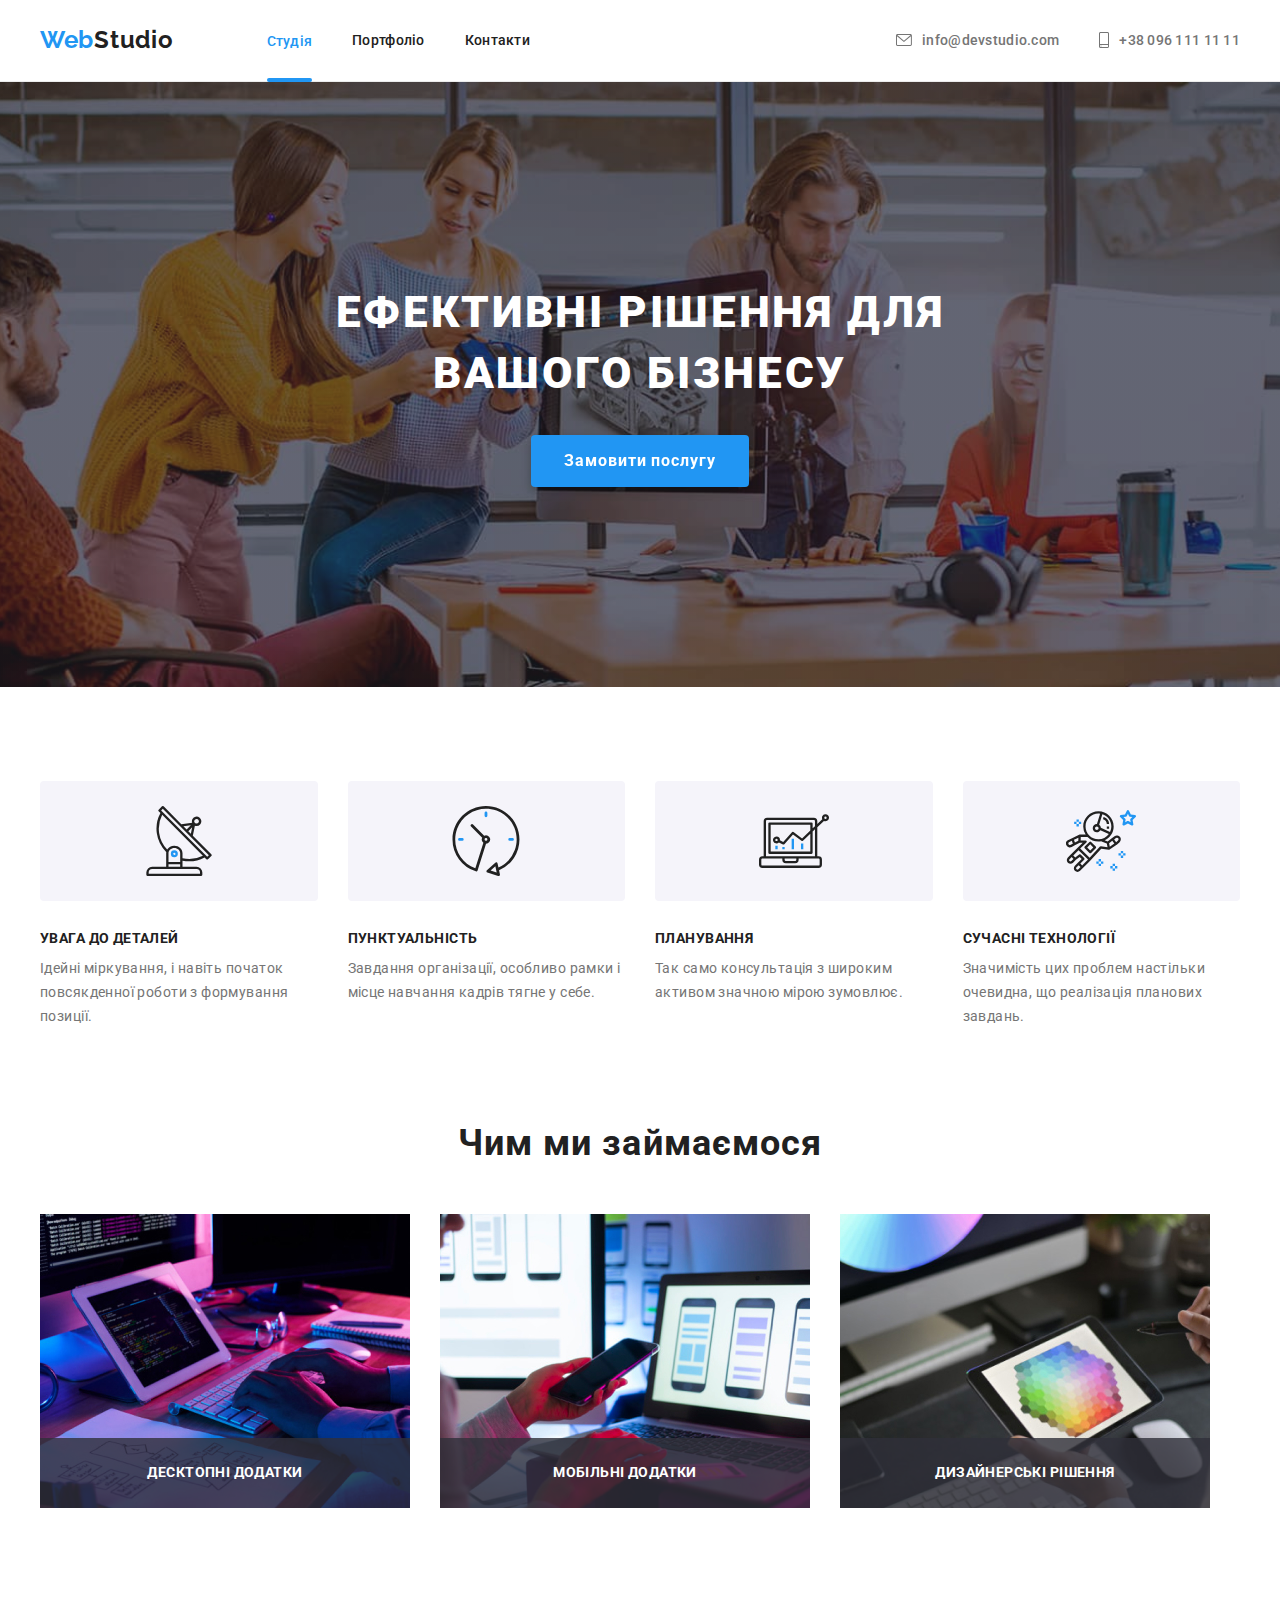
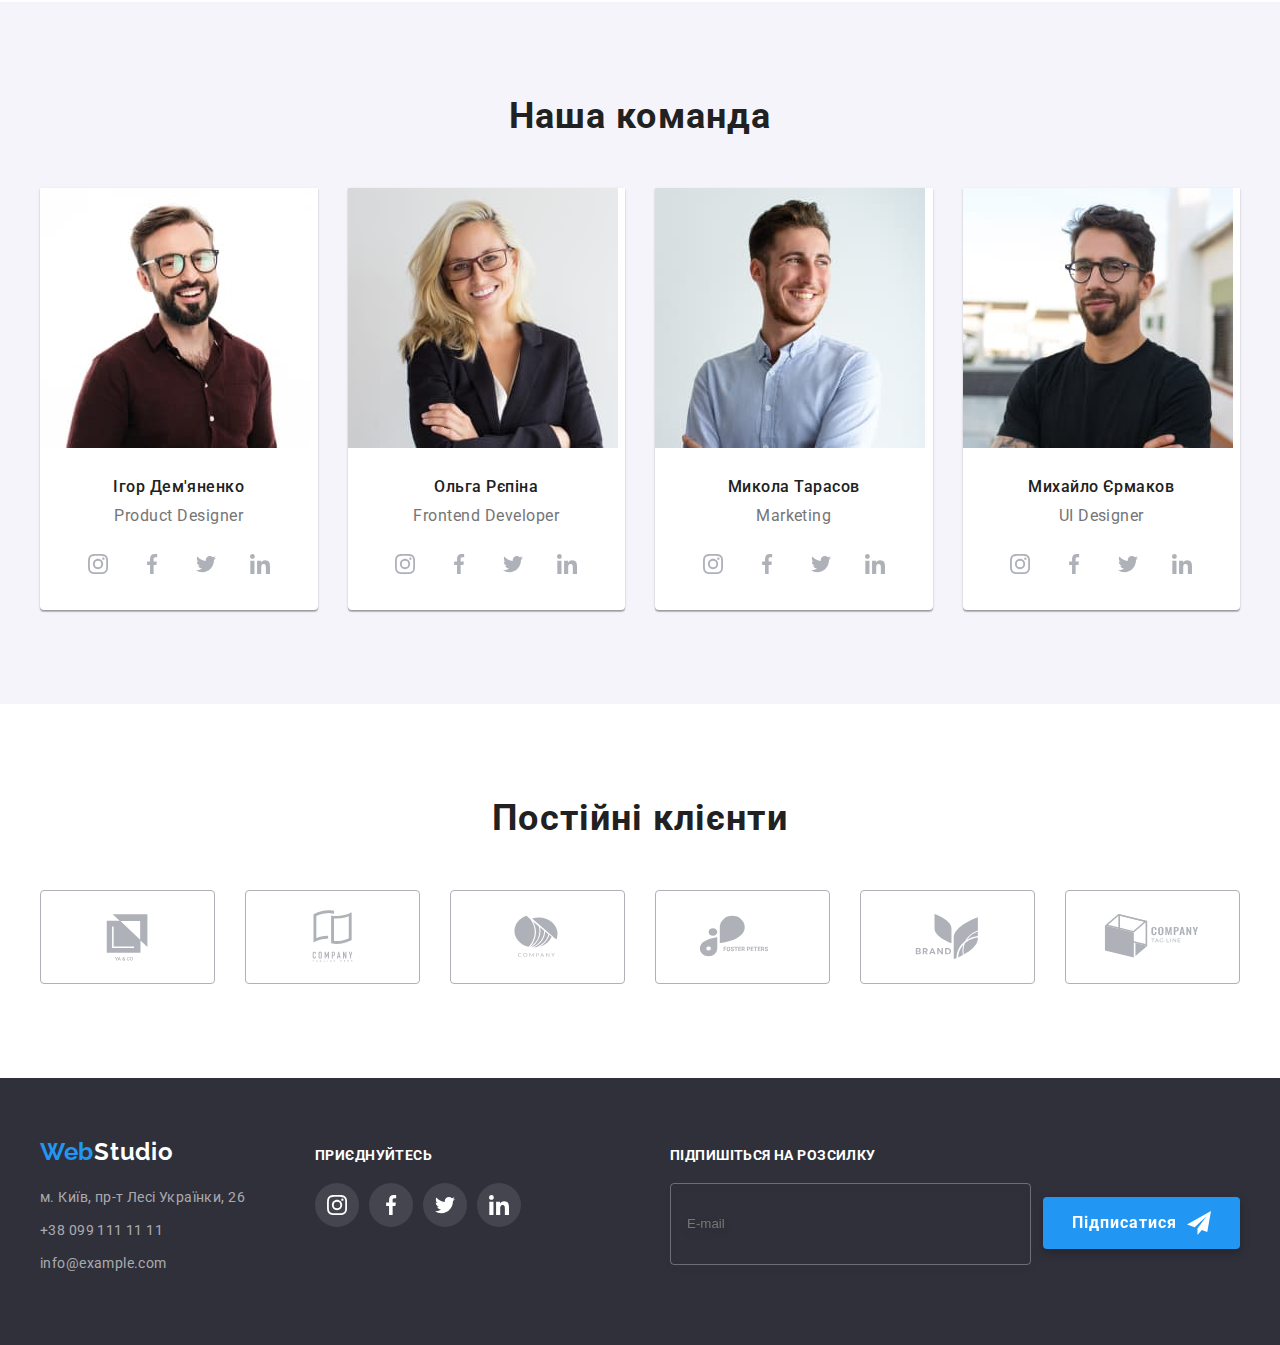
<file: index.html>
<!DOCTYPE html>
<html lang="uk">

<head>
  <meta charset="UTF-8" />
  <meta http-equiv="X-UA-Compatible" content="IE=edge" />
  <meta name="viewport" content="width=device-width, initial-scale=1.0" />
  <title>Document</title>
  <link rel="preconnect" href="https://fonts.googleapis.com" />
  <link rel="preconnect" href="https://fonts.gstatic.com" crossorigin />
  <link href="https://fonts.googleapis.com/css2?family=Raleway:wght@700&family=Roboto:wght@400;500;700;900&display=swap"
    rel="stylesheet" />
  <link rel="stylesheet" href="https://cdnjs.cloudflare.com/ajax/libs/modern-normalize/1.1.0/modern-normalize.min.css"
    integrity="sha512-wpPYUAdjBVSE4KJnH1VR1HeZfpl1ub8YT/NKx4PuQ5NmX2tKuGu6U/JRp5y+Y8XG2tV+wKQpNHVUX03MfMFn9Q=="
    crossorigin="anonymous" referrerpolicy="no-referrer" />
  <link rel="stylesheet" href="./css/main.min.css">
</head>

<body>
  <header class="header">
    <div class="container header__container">
        <button class="btn__mobile menu-toggle js-open-menu" aria-expanded="false" aria-controls="mobile-menu">
          <svg width="24" height="16">
            <use href="./img/icons.svg#icon-menu_24px"></use>
          </svg>
        </button>
        <div class="menu-container js-menu-container" id="mobile-menu">
          <button class="menu-toggle js-close-menu">
            <svg width="40" height="40" class="mobile-icon__close">
            <use href="./img/icons.svg#icon-close"></use>
            </svg>
          </button>
          <ul class="mobile-menu">
            <li class="mobile-menu__item"><a href="" class="mobile-menu__link">Студія</a></li>
            <li class="mobile-menu__item"><a href="" class="mobile-menu__link">Портфоліо</a></li>
            <li class="mobile-menu__item"><a href="" class="mobile-menu__link">Контакти</a></li>
          </ul>
          <ul class="mobile-menu__contacts">
            <li class="mobile-menu__contact">
              <a href="tel:+380961111111" class="mobile-menu__phone link">+38 096 111 11 11</a>
            </li>
            <li class="mobile-menu__contact">
              <a href="mailto:info@devstudio.com" class="mobile-menu__mail link">info@devstudio.com</a>
            </li>
          </ul>
          <ul class="mobile-menu__social">
            <li class="mobile-menu__social-item"><a href="" class="mobile-menu__social-link">Instagram</a></li>
            <li class="mobile-menu__social-item"><a href="" class="mobile-menu__social-link">Twitter</a></li>
            <li class="mobile-menu__social-item"><a href="" class="mobile-menu__social-link">Facebook</a></li>
            <li class="mobile-menu__social-item"><a href="" class="mobile-menu__social-link">Linkedin</a></li>
          </ul>
        </div>

      <nav class="header__nav">
        <a href="./index.html" class="logo link">Web
          <span class="logo__part">Studio</span></a>
        <ul class="menu list">
          <li class="menu__item"><a href="./index.html" class="menu__link link active">Студія</a></li>
          <li class="menu__item"><a href="./portfolio.html" class="menu__link link">Портфоліо</a></li>
          <li class="menu__item"><a href="" class="menu__link link">Контакти</a></li>
        </ul>
      </nav>
      <ul class="auth-nav list">
        <li class="auth-nav__item">
          <a href="mailto:info@devstudio.com" class="auth-nav__contact link"><svg class="auth-nav__icon auth-nav__icon--mail" width="16"
              height="12">
              <use href="./img/icons.svg#icon-envelope"></use>
            </svg> info@devstudio.com</a>
        </li>
        <li class="auth-nav__item">
          <a href="tel:+380961111111" class="auth-nav__contact link"><svg class="auth-nav__icon auth-nav__icon--phone" width="10" height="16">
              <use href="./img/icons.svg#icon-smartphone"></use>
            </svg>+38 096 111 11 11</a>
        </li>
      </ul>
    </div>
  </header>
  <main>
    <section>
      <div class="overlay">
        <div class="container hero__container">
          <h1 class="hero__heading">Ефективні рішення для вашого бізнесу</h1>
          <button class="btn btn__hero" type="button" data-modal-open>Замовити послугу
          </button>
          <div data-modal class="backdrop is-hidden">
            <div class="modal">
              <div class="modal__body">
                <button data-modal-close class="icon-close"><svg width="18" height="18">
                    <use href="./img/icons.svg#icon-close"></use>
                  </svg></button>
                <p class="modal__header">Залиште свої дані, ми вам передзвонимо</p>
                <form class="modal__form">
                  <label class="input__name" for="name">Ім'я</label>
                  <div class="input__field"><input class="input__area" type="text" name="name" id="name">
                    <svg class="input__icons" width="18" height="18">
                      <use href="./img/icons.svg#icon-person"></use>
                    </svg>
                  </div>
                  <label class="input__name" for="tel">Телефон</label>
                  <div class="input__field"><input class="input__area" type="tel" name="tel" id="tel">
                    <svg class="input__icons" width="18" height="18">
                      <use href="./img/icons.svg#icon-phone"></use>
                    </svg>
                  </div>
                  <label class="input__name" for="mail">Пошта</label>
                  <div class="input__field"><input class="input__area" type="email" name="mail" id="mail">
                    <svg class="input__icons" width="18" height="18">
                      <use href="./img/icons.svg#icon-email"></use>
                    </svg>
                  </div>
                  <label class="input__name" for="comment">Коментар
                  </label>
                  <textarea class="input__area input__textarea" name="comment" id="comment" rows="8"
                    placeholder="Введіть текст"></textarea>
                  <label class="input__chek" for="agree"><input class="input__chek-btn" type="checkbox" name="agree"
                      id="agree"><svg class="input__chek-icon" width="16" height="15">
                      <use href="./img/icons.svg#icon-icon-check"></use>
                    </svg>
                    <span class="input__chek--text">Погоджуюся з розсилкою та приймаю</span> <a class="input__link"
                      href="#">Умови договору</a></label>
                  <button class="btn btn__modal" type="submit">Відправити</button>
                </form>
              </div>
            </div>
          </div>
        </div>
      </div>
    </section>

    <section class="advantages__section">
      <div class="container">
        <h2 class="section-header advantages__header">Наші переваги</h2>
        <ul class="list cards-set">
          <li class="advantages__item">
            <div class="advantages__background"><svg class="advantages__icon" width="70px" height="70px">
                <use href="./img/icons.svg#icon-antenna"></use>
              </svg></div>
            <h3 class="advantages__heading">УВАГА ДО ДЕТАЛЕЙ</h3>
            <p class="advantages__text">
              Ідейні міркування, і навіть початок повсякденної роботи з
              формування позиції.
            </p>
          </li>

          <li class="advantages__item">
            <div class="advantages__background"><svg class="advantages__icon" width="70" height="70">
                <use href="./img/icons.svg#icon-clock"></use>
              </svg></div>
            <h3 class="advantages__heading">ПУНКТУАЛЬНІСТЬ</h3>
            <p class="advantages__text">
              Завдання організації, особливо рамки і місце навчання кадрів тягне
              у себе.
            </p>
          </li>

          <li class="advantages__item">
            <div class="advantages__background"><svg class="advantages__icon" width="70" height="70">
                <use href="./img/icons.svg#icon-diagram"></use>
              </svg></div>
            <h3 class="advantages__heading">ПЛАНУВАННЯ</h3>
            <p class="advantages__text">
              Так само консультація з широким активом значною мірою зумовлює.
            </p>
          </li>

          <li class="advantages__item">
            <div class="advantages__background"><svg class="advantages__icon" width="70" height="70">
                <use href="./img/icons.svg#icon-astronaut"></use>
              </svg></div>
            <h3 class="advantages__heading">СУЧАСНІ ТЕХНОЛОГІЇ</h3>
            <p class="advantages__text">
              Значимість цих проблем настільки очевидна, що реалізація планових
              завдань.
            </p>
          </li>
        </ul>
      </div>
    </section>

    <section class="marketing">
      <div class="container">
        <h2 class="section-header">Чим ми займаємося</h2>
        <ul class="list cards-set">
          <li class="marketing__item">
            <picture class="marketing__img">
              <source srcset="./img/what-we-do/img1.jpg 1x, ./img/what-we-do/img1x2.jpg 2x" type="image/jpg"
                media="(min-width: 1200px)">
              <img src="../img/what-we-do/img1.jpg" alt="працює за компьютером">
            </picture>
            <div class="marketing__overlay">
              <p class="marketing__text">Десктопні додатки</p>
            </div>
          </li>

          <li class="marketing__item">
            <!--      <div class="marketing__img">
              <img src="./img/our-works/img2.jpg" alt="працює за компьютером" width="370" height="294" />
            </div> -->
            <picture class="marketing__img">
              <source srcset="./img/what-we-do/img2.jpg 1x, ./img/what-we-do/img2x2.jpg 2x" type="image/jpg"
                media="(min-width: 1200px)">
              <img src="../img/what-we-do/img2.jpg" alt="працює за компьютером">
            </picture>
            <div class="marketing__overlay">
              <p class="marketing__text">Мобільні додатки</p>
            </div>
          </li>

          <li class="marketing__item">
          <picture class="marketing__img">
            <source srcset="./img/what-we-do/img3.jpg 1x, ./img/what-we-do/img3x2.jpg 2x" type="image/jpg"
              media="(min-width: 1200px)">
            <img src="../img/what-we-do/img3.jpg" alt="працює за компьютером">
          </picture>
            <div class="marketing__overlay">
              <p class="marketing__text">Дизайнерські рішення</p>
            </div>
          </li>
        </ul>
      </div>
    </section>

    <section>
      <div class="team__overlay">
        <div class="container team__container">
          <h2 class="section-header">Наша команда</h2>
          <ul class="list cards-set">
            <li class="team__item">
              <picture>
                <source 
                srcset="./img/team-mobile/team-1mobile.jpg 1x, ./img/team-mobile/team-1mobile2x.jpg 2x" 
                type="image/jpg"
                  media="(max-width: 767px)">
                  <source 
                  srcset="./img/team-desk/team-1desk.jpg 1x, ./img/team-desk/team-1desk2x.jpg 2x" 
                  type="image/jpg"
                    media="(min-width: 1200px)">
                <source 
                srcset="./img/team-tablet/team-1tablet.jpg 1x, ./img/team-tablet/team-1tablet2x.jpg 2x" 
                type="image/jpg"
                  media="(min-width: 768px)">
              
                <img src="./img/team-mobile/team-1mobile.jpg" alt="team member">
              </picture>
              <h3 class="team__heading">Ігор Дем'яненко</h3>
              <p class="team__profession">Product Designer</p>
              <ul class="social-icons">
                <li class="social-background"><a class="social-icon" href=""><svg width="20" height="20">
                      <use href="./img/icons.svg#icon-instagram"></use>
                    </svg></a></li>
                <li class="social-background"><a class="social-icon" href=""><svg width="20" height="20">
                      <use href="./img/icons.svg#icon-facebook"></use>
                    </svg></a></li>
                <li class="social-background"><a class="social-icon" href=""><svg width="20" height="20">
                      <use href="./img/icons.svg#icon-twitter"></use>
                    </svg></a></li>
                <li class="social-background"><a class="social-icon" href=""><svg width="20" height="20">
                      <use href="./img/icons.svg#icon-linkedin"></use>
                    </svg></a></li>
              </ul>
            </li>
            <li class="team__item">
          <picture>
            <source srcset="./img/team-mobile/team-2mobile.jpg 1x, 
                          ./img/team-mobile/team-2mobile2x.jpg 2x" type="image/jpg" 
                          media="(max-width: 767px)">

            <source srcset="./img/team-desk/team-2desk.jpg 1x, 
            ./img/team-desk/team-2desk2x.jpg 2x" type="image/jpg" 
            media="(min-width: 1200px)">
          
            <source srcset="./img/team-tablet/team-2tablet.jpg 1x, 
                          ./img/team-tablet/team-2tablet2x.jpg 2x" type="image/jpg" 
                          media="(min-width: 768px)">

            <img src="./img/team-mobile/team-2mobile.jpg" alt="team member">
          </picture>
              <h3 class="team__heading">Ольга Рєпіна</h3>
              <p class="team__profession">Frontend Developer</p>
              <ul class="social-icons">
                <li class="social-background"><a class="social-icon" href=""><svg width="20" height="20">
                      <use href="./img/icons.svg#icon-instagram"></use>
                    </svg></a></li>
                <li class="social-background"><a class="social-icon" href=""><svg width="20" height="20">
                      <use href="./img/icons.svg#icon-facebook"></use>
                    </svg></a></li>
                <li class="social-background"><a class="social-icon" href=""><svg width="20" height="20">
                      <use href="./img/icons.svg#icon-twitter"></use>
                    </svg></a></li>
                <li class="social-background"><a class="social-icon" href=""><svg width="20" height="20">
                      <use href="./img/icons.svg#icon-linkedin"></use>
                    </svg></a></li>
              </ul>
            <li class="team__item">
          <picture>
            <source srcset="./img/team-mobile/team-3mobile.jpg 1x, 
                          ./img/team-mobile/team-3mobile2x.jpg 2x" type="image/jpg" media="(max-width: 767px)">
            <source srcset="./img/team-desk/team-3desk.jpg 1x, 
            ./img/team-desk/team-3desk2x.jpg 2x" type="image/jpg" media="(min-width: 1200px)">
          
            <source srcset="./img/team-tablet/team-3tablet.jpg 1x, 
                          ./img/team-tablet/team-3tablet2x.jpg 2x" type="image/jpg" media="(min-width: 768px)">
                          
            <img src="./img/team-mobile/team-3mobile.jpg" alt="team member">
          </picture>
              <h3 class="team__heading">Микола Тарасов</h3>
              <p class="team__profession">Marketing</p>
              <ul class="social-icons">
                <li class="social-background"><a class="social-icon" href=""><svg width="20" height="20">
                      <use href="./img/icons.svg#icon-instagram"></use>
                    </svg></a></li>
                <li class="social-background"><a class="social-icon" href=""><svg width="20" height="20">
                      <use href="./img/icons.svg#icon-facebook"></use>
                    </svg></a></li>
                <li class="social-background"><a class="social-icon" href=""><svg width="20" height="20">
                      <use href="./img/icons.svg#icon-twitter"></use>
                    </svg></a></li>
                <li class="social-background"><a class="social-icon" href=""><svg width="20" height="20">
                      <use href="./img/icons.svg#icon-linkedin"></use>
                    </svg></a></li>
              </ul>
            </li>
            <li class="team__item">
          <picture>
            <source srcset="./img/team-mobile/team-4mobile.jpg 1x, 
                          ./img/team-mobile/team-4mobile2x.jpg 2x" type="image/jpg" media="(max-width: 767px)">
            <source srcset="./img/team-desk/team-4desk.jpg 1x, 
            ./img/team-desk/team-4desk2x.jpg 2x" type="image/jpg" media="(min-width: 1200px)">
            <source srcset="./img/team-tablet/team-4tablet.jpg 1x, 
                          ./img/team-tablet/team-4tablet2x.jpg 2x" type="image/jpg" media="(min-width: 768px)">
          
            <img src="./img/team-mobile/team-4mobile.jpg" alt="team member">
          </picture>
              <h3 class="team__heading">Михайло Єрмаков</h3>
              <p class="team__profession">UI Designer</p>
              <ul class="social-icons">
                <li class="social-background"><a class="social-icon" href=""><svg width="20" height="20">
                      <use href="./img/icons.svg#icon-instagram"></use>
                    </svg></a></li>
                <li class="social-background"><a class="social-icon" href=""><svg width="20" height="20">
                      <use href="./img/icons.svg#icon-facebook"></use>
                    </svg></a></li>
                <li class="social-background"><a class="social-icon" href=""><svg width="20" height="20">
                      <use href="./img/icons.svg#icon-twitter"></use>
                    </svg></a></li>
                <li class="social-background"><a class="social-icon" href=""><svg width="20" height="20">
                      <use href="./img/icons.svg#icon-linkedin"></use>
                    </svg></a></li>
              </ul>
            </li>
          </ul>
        </div>
      </div>
    </section>
    <section class="client__section">
      <div class="container">
        <h2 class="section-header">Постійні клієнти</h2>
        <ul class="list cards-set clients-set">
          <li class="client__background"><a class="client__item" href="#"><svg width="106" height="60">
                <use href="./img/icons.svg#icon-logo"></use>
              </svg></a></li>
          <li class="client__background"><a class="client__item" href=""><svg width="106" height="60">
                <use href="./img/icons.svg#icon-logo1"></use>
              </svg></a></li>
          <li class="client__background"><a class="client__item" href=""><svg width="106" height="60">
                <use href="./img/icons.svg#icon-logo2"></use>
              </svg></a></li>
          <li class="client__background"><a class="client__item" href=""><svg width="106" height="60">
                <use href="./img/icons.svg#icon-logo3"></use>
              </svg></a></li>
          <li class="client__background"><a class="client__item" href=""><svg width="106" height="60">
                <use href="./img/icons.svg#icon-logo4"></use>
              </svg></a></li>
          <li class="client__background"><a class="client__item" href=""><svg width="106" height="60">
                <use href="./img/icons.svg#icon-logo5"></use>
              </svg></a></li>
        </ul>
      </div>

    </section>
  </main>
  <footer class="footer">
    <div class="container footer__container">
      <div class="tablet__footer">
        <div class="footer__adress">
          <a href="./index.html" class="logo link">Web<span class="logo__footer">Studio</span></a>
          <address class="adress">
            <ul class="list">
              <li class="footer__item">
                <a href="https://goo.gl/maps/AhDxowaApjQWC8bn6" target="_blank" rel="noopener noreferrer"
                  class="link footer__contact">м. Київ, пр-т Лесі Українки, 26</a>
              </li>
              <li class="footer__item">
                <a href="tel:+380991111111" class="link footer__contact"> +38 099 111 11 11</a>
              </li>
              <li class="footer__item">
                <a href="mailto:info@example.com" class="link footer__contact">info@example.com</a>
              </li>
            </ul>
          </address>
        </div>

        <div class="invite">
          <p class="footer__header">приєднуйтесь</p>
          <ul class="list footer__icons">
            <li class="footer__card"><a class="social-icon footer__icon" href=""><svg width="20" height="20">
                  <use href="./img/icons.svg#icon-instagram"></use>
                </svg></a></li>
            <li class="footer__card"><a class="social-icon footer__icon" href=""><svg width="20" height="20">
                  <use href="./img/icons.svg#icon-facebook"></use>
                </svg></a></li>
            <li class="footer__card"><a class="social-icon footer__icon" href=""><svg width="20" height="20">
                  <use href="./img/icons.svg#icon-twitter"></use>
                </svg></a></li>
            <li class="footer__card"><a class="social-icon footer__icon" href=""><svg width="20" height="20">
                  <use href="./img/icons.svg#icon-linkedin"></use>
                </svg></a></li>
          </ul>
        </div>
      </div>
      <div class="footer-input__field">
        <p class="footer-input__header">Підпишіться на розсилку</p>
        <form class="footer-input__form">
          <input class="footer-input" type="email" placeholder="E-mail">
          <button class="btn footer-btn" type="submit">Підписатися <svg class="send-icon" width="24" height="24">
              <use href="./img/icons.svg#icon-icon-send"></use>
            </svg> </button>
        </form>
      </div>
    </div>
  </footer>

  <script src="./js/mobile-menu.js"></script>
  <script src="./js/modal.js"></script>
</body>

</html>
</file>
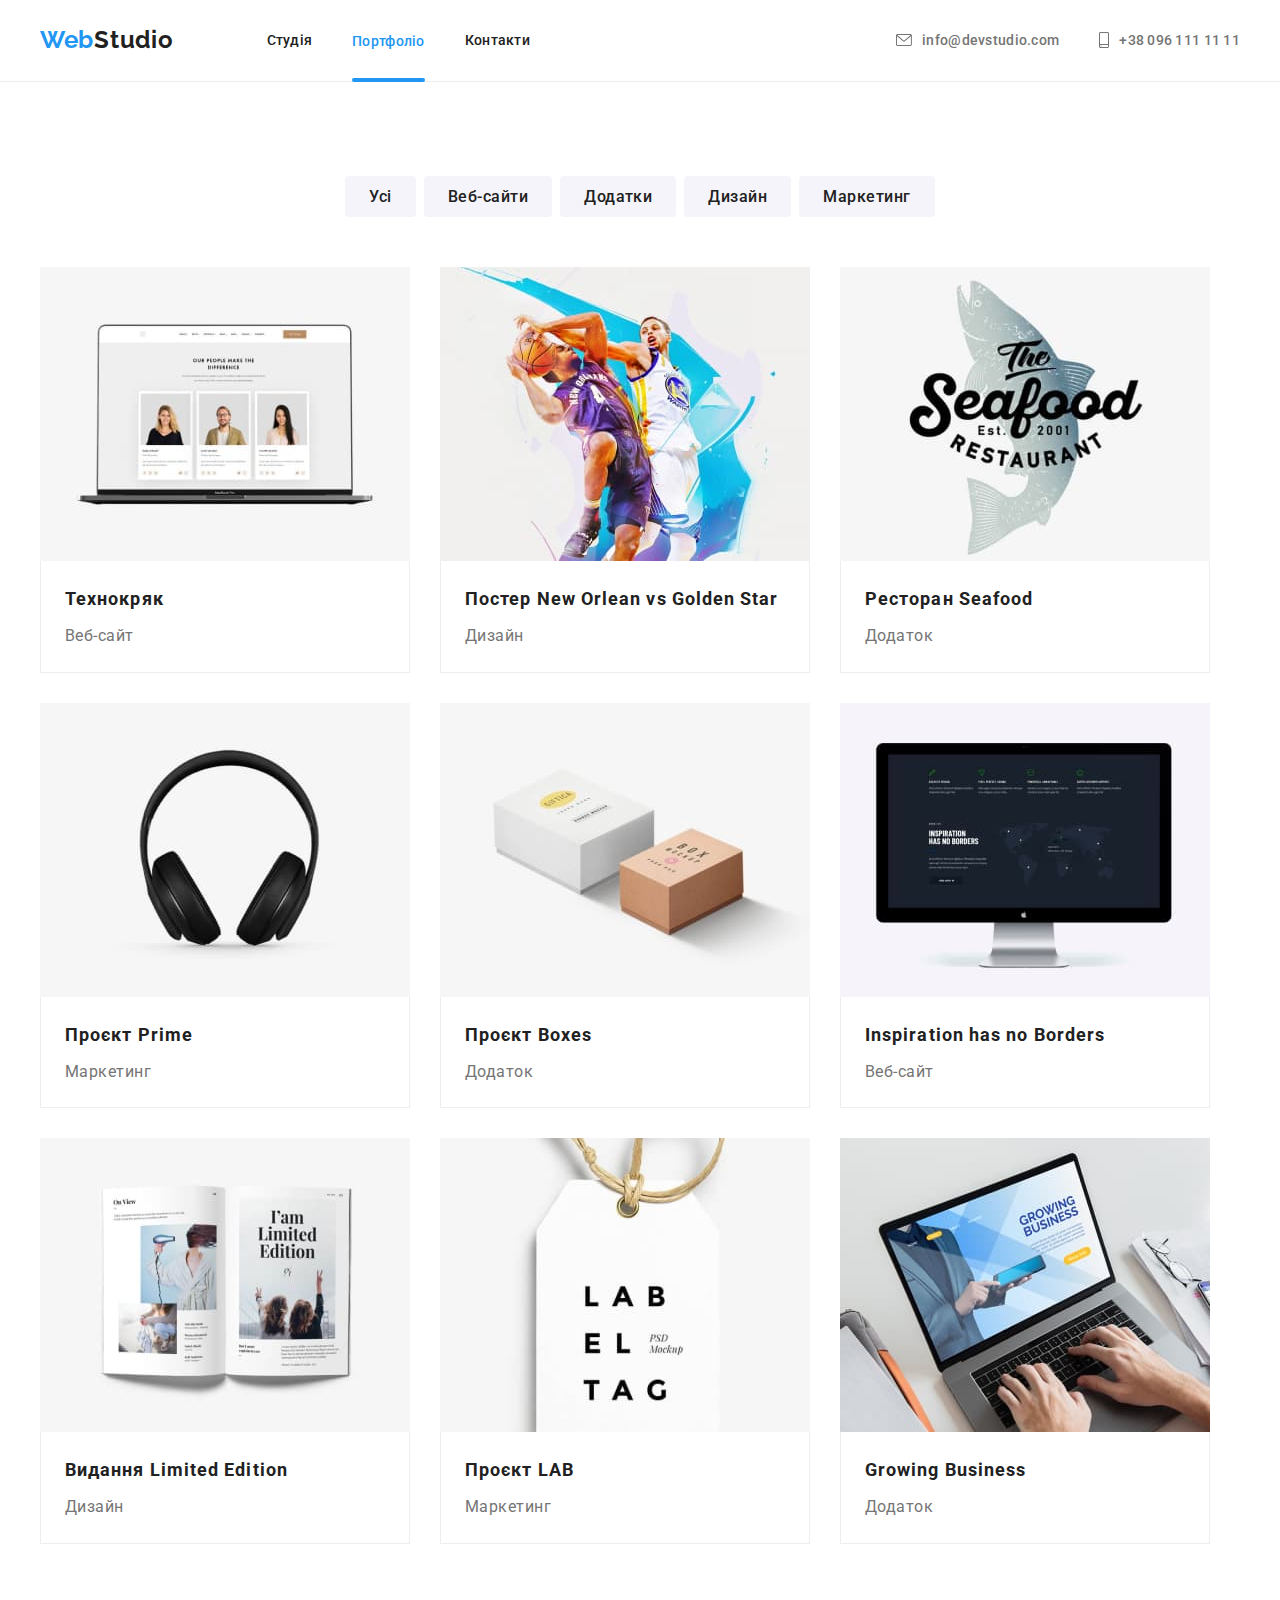
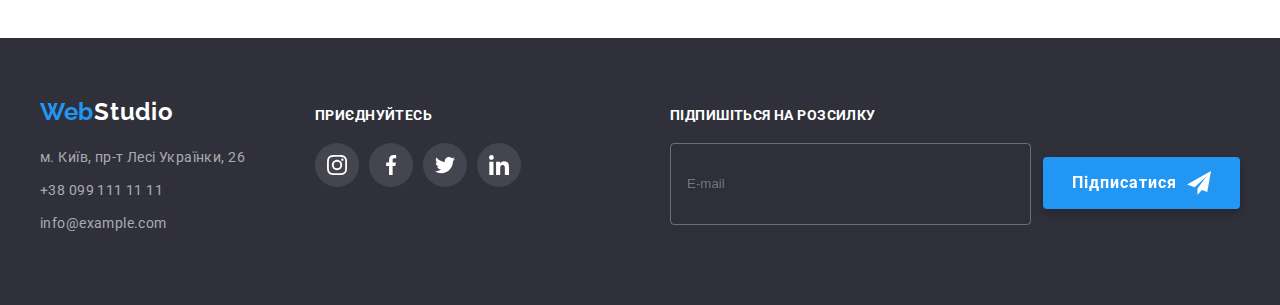
<file: portfolio.html>
<!DOCTYPE html>
<html lang="uk">

<head>
  <meta charset="UTF-8" />
  <meta http-equiv="X-UA-Compatible" content="IE=edge" />
  <meta name="viewport" content="width=device-width, initial-scale=1.0" />
  <title>Document</title>
  <link rel="preconnect" href="https://fonts.googleapis.com" />
  <link rel="preconnect" href="https://fonts.gstatic.com" crossorigin />
  <link href="https://fonts.googleapis.com/css2?family=Raleway:wght@700&family=Roboto:wght@400;500;700;900&display=swap"
    rel="stylesheet" />
  <link rel="stylesheet" href="https://cdnjs.cloudflare.com/ajax/libs/modern-normalize/1.1.0/modern-normalize.min.css"
    integrity="sha512-wpPYUAdjBVSE4KJnH1VR1HeZfpl1ub8YT/NKx4PuQ5NmX2tKuGu6U/JRp5y+Y8XG2tV+wKQpNHVUX03MfMFn9Q=="
    crossorigin="anonymous" referrerpolicy="no-referrer" />
  <link rel="stylesheet" href="./css/main.min.css" />
</head>

<body>
  <header class="header">
    <div class="container header__container">
        <button class="btn__mobile menu-toggle js-open-menu" aria-expanded="false" aria-controls="mobile-menu">
          <svg width="24" height="16">
            <use href="./img/icons.svg#icon-menu_24px"></use>
          </svg>
        </button>
        <div class="menu-container js-menu-container" id="mobile-menu">
          <button class="menu-toggle js-close-menu">
            <svg width="40" height="40" class="mobile-icon__close">
            <use href="./img/icons.svg#icon-close"></use>
            </svg>
          </button>
          <ul class="mobile-menu">
            <li class="mobile-menu__item"><a href="" class="mobile-menu__link">Студія</a></li>
            <li class="mobile-menu__item"><a href="" class="mobile-menu__link">Портфоліо</a></li>
            <li class="mobile-menu__item"><a href="" class="mobile-menu__link">Контакти</a></li>
          </ul>
          <ul class="mobile-menu__contacts">
            <li class="mobile-menu__contact">
              <a href="tel:+380961111111" class="mobile-menu__phone link">+38 096 111 11 11</a>
            </li>
            <li class="mobile-menu__contact">
              <a href="mailto:info@devstudio.com" class="mobile-menu__mail link">info@devstudio.com</a>
            </li>
          </ul>
          <ul class="mobile-menu__social">
            <li class="mobile-menu__social-item"><a href="" class="mobile-menu__social-link">Instagram</a></li>
            <li class="mobile-menu__social-item"><a href="" class="mobile-menu__social-link">Twitter</a></li>
            <li class="mobile-menu__social-item"><a href="" class="mobile-menu__social-link">Facebook</a></li>
            <li class="mobile-menu__social-item"><a href="" class="mobile-menu__social-link">Linkedin</a></li>
          </ul>
        </div>
      <nav class="header__nav">
        <a href="./index.html" class="logo link">Web<span class="logo__part">Studio</span></a>
        <ul class="menu list">
          <li class="menu__item"><a href="./index.html" class="menu__link link">Студія</a></li>
          <li class="menu__item"><a href="./portfolio.html" class="menu__link link active">Портфоліо</a></li>
          <li class="menu__item"><a href="" class="menu__link link">Контакти</a></li>
        </ul>
      </nav>
      <ul class="auth-nav list">
        <li class="auth-nav__item">
          <a href="mailto:info@devstudio.com" class="auth-nav__contact link"><svg class="auth-nav__icon auth-nav__icon--mail">
              <use href="./img/icons.svg#icon-envelope"></use>
            </svg> info@devstudio.com</a>
        </li>
        <li class="auth-nav__item">
          <a href="tel:+380961111111" class="auth-nav__contact link"><svg class="auth-nav__icon auth-nav__icon--phone">
              <use href="./img/icons.svg#icon-smartphone"></use>
            </svg>+38 096 111 11 11</a>
        </li>
      </ul>
    </div>
  </header>

  <main>
    <section class="portfolio__section">
      <div class="container">
        <h1 class="visually-hidden">Наші роботи</h1>
        <ul class="list search__list">
          <li class="search__item"><button type="button" class="portfolio__btn">Усі</button></li>
          <li class="search__item"><button type="button" class="portfolio__btn">Веб-сайти</button></li>
          <li class="search__item"><button type="button" class="portfolio__btn">Додатки</button></li>
          <li class="search__item"><button type="button" class="portfolio__btn">Дизайн</button></li>
          <li class="search__item"><button type="button" class="portfolio__btn">Маркетинг</button></li>
        </ul>

        <ul class="cards-set list">
          <li class="flex__element"><a class="portfolio__card" href="">
              <div class="card__img">
                <picture>
                  <source srcset="./img/portfolio-mobile/notebook.jpg 1x, 
                ./img/portfolio-mobile/notebook2x.jpg 2x" type="image/jpg" media="(max-width: 767px)">
                <source srcset="./img/portfolio-desk/notebook-desk.jpg 1x, 
                ./img/portfolio-desk/notebook-desk2x.jpg 2x" type="image/jpg" media="(min-width: 1200px)">

                  <source srcset="./img/portfolio-tablet/notebook-tablet.jpg 1x, 
                ./img/portfolio-tablet/notebook-tablet2x.jpg 2x" type="image/jpg" media="(min-width: 768px)">

                

                  <img src="./img/portfolio-mobile/notebook.jpg" alt="basketball">
                </picture>
                <div class="card__overlay is-hidden">Ресурс пропонує комплексні пропозиції з різним рівнем функціоналу
                  та сервісів. Все це дозволить відвідувачу отримати вичерпні відомості про компанію чи приватну особу.
                </div>
              </div>
              <div class="card__description">
                <h2 class="portfolio__header">Технокряк</h2>
                <p class="portfolio__text">Веб-сайт</p>
              </div>
            </a>
          </li>
          <li class="list flex__element"><a class="portfolio__card" href="">
              <div class="card__img">
                <picture>
                  <source srcset="./img/portfolio-mobile/basket.jpg 1x, 
                        ./img/portfolio-mobile/basket2x.jpg 2x" type="image/jpg" media="(max-width: 767px)">
                  <source srcset="./img/portfolio-desk/basket-desk.jpg 1x, 
                  ./img/portfolio-desk/basket-desk2x.jpg 2x" type="image/jpg" media="(min-width: 1200px)">
                  <source srcset="./img/portfolio-tablet/basket-tablet.jpg 1x, 
                  ./img/portfolio-tablet/basket-tablet2x.jpg 2x" type="image/jpg" media="(min-width: 768px)">

                  <img src="./img/portfolio-mobile/basket.jpg" alt="basketball">
                </picture>

                <div class="card__overlay is-hidden">Ресурс пропонує комплексні пропозиції з різним рівнем функціоналу
                  та сервісів. Все це дозволить відвідувачу отримати вичерпні відомості про компанію чи приватну особу.
                </div>
              </div>
              <div class="card__description">
                <h2 class="portfolio__header">Постер New Orlean vs Golden Star</h2>
                <p class="portfolio__text">Дизайн</p>
              </div>
            </a>
          </li>
          <li class="list flex__element"><a class="portfolio__card" href="">
              <div class="card__img">
              <picture>
              <source srcset="./img/portfolio-mobile/fish.jpg 1x, 
              ./img/portfolio-mobile/fish2x.jpg 2x" type="image/jpg"
              media="(max-width: 767px)">
              <source srcset="./img/portfolio-desk/fish-desk.jpg 1x, 
              ./img/portfolio-desk/fish-desk2x.jpg 2x" type="image/jpg"
              media="(min-width: 1200px)">
              <source srcset="./img/portfolio-tablet/sea-tablet.jpg 1x, 
              ./img/portfolio-tablet/sea-tablet2x.jpg 2x" type="image/jpg"
              media="(min-width: 768px)">

              <img src="./img/portfolio-mobile/fish.jpg" alt="fish">
              </picture>
                <div class="card__overlay is-hidden">Ресурс пропонує комплексні пропозиції з різним рівнем функціоналу
                  та сервісів.
                  Все це дозволить відвідувачу отримати вичерпні відомості про компанію чи приватну особу.</div>
              </div>
              <div class="card__description">
                <h2 class="portfolio__header">Ресторан Seafood</h2>
                <p class="portfolio__text">Додаток</p>
              </div>
            </a>
          </li>
          <li class="list flex__element"><a class="portfolio__card" href="">
              <div class="card__img">
                <picture>
                  <source srcset="./img/portfolio-mobile/headphones.jpg 1x, 
                ./img/portfolio-mobile/headphones2x.jpg 2x" type="image/jpg" media="(max-width: 767px)">
                <source srcset="./img/portfolio-desk/headphone-desk.jpg 1x, 
                ./img/portfolio-desk/headphone-desk2x.jpg 2x" type="image/jpg" media="(min-width: 1200px)">
                  <source srcset="./img/portfolio-tablet/headphone-tablet.jpg 1x, 
                ./img/portfolio-tablet/headphone-tablet2x.jpg 2x" type="image/jpg" media="(min-width: 768px)">

                  <img src="./img/portfolio-mobile/headphones.jpg" alt="fish">
                </picture>

                <div class="card__overlay is-hidden">Ресурс пропонує комплексні пропозиції з різним рівнем функціоналу
                  та сервісів.
                  Все це дозволить відвідувачу отримати вичерпні відомості про компанію чи приватну особу.</div>
              </div>
              <div class="card__description">
                <h2 class="portfolio__header">Проєкт Prime</h2>
                <p class="portfolio__text">Маркетинг</p>
              </div>
            </a>
          </li>
          <li class="list flex__element"><a class="portfolio__card" href="">
              <div class="card__img">
                <picture>
                  <source srcset="./img/portfolio-mobile/boxes.jpg 1x, 
                        ./img/portfolio-mobile/boxes2x.jpg 2x" type="image/jpg" media="(max-width: 767px)">
                  <source srcset="./img/portfolio-desk/boxes-desk.jpg 1x, 
                  ./img/portfolio-desk/boxes-desk2x.jpg 2x" type="image/jpg" media="(min-width: 1200px)">
                  <source srcset="./img/portfolio-tablet/boxes-tablet.jpg 1x, 
                        ./img/portfolio-tablet/boxes-tablet2x.jpg 2x" type="image/jpg" media="(min-width: 768px)">

                  <img src="./img/portfolio-mobile/boxes.jpg" alt="fish">
                </picture>

                <div class="card__overlay is-hidden">Ресурс пропонує комплексні пропозиції з різним рівнем функціоналу
                  та сервісів.
                  Все це дозволить відвідувачу отримати вичерпні відомості про компанію чи приватну особу.</div>
              </div>
              <div class="card__description">
                <h2 class="portfolio__header">Проєкт Boxes</h2>
                <p class="portfolio__text">Додаток</p>
              </div>
            </a>
          </li>
          <li class="list flex__element"><a class="portfolio__card" href="">
            <div class="card__img">
              <picture>
                <source srcset="./img/portfolio-mobile/mac.jpg 1x, 
                      ./img/portfolio-mobile/mac2x.jpg 2x" type="image/jpg" media="(max-width: 767px)">
                <source srcset="./img/portfolio-desk/mac-desk.jpg 1x, 
                ./img/portfolio-desk/mac-desk2x.jpg 2x" type="image/jpg" media="(min-width: 1200px)">
                <source srcset="./img/portfolio-tablet/mac-tablet.jpg 1x, 
                      ./img/portfolio-tablet/mac-tablet2x.jpg 2x" type="image/jpg" media="(min-width: 768px)">

                

                <img src="./img/portfolio-mobile/mac.jpg" alt="fish">
              </picture>

              <div class="card__overlay is-hidden">Ресурс пропонує комплексні пропозиції з різним рівнем функціоналу
                та сервісів.
                Все це дозволить відвідувачу отримати вичерпні відомості про компанію чи приватну особу.</div>
            </div>
              <div class="card__description">
                <h2 class="portfolio__header">Inspiration has no Borders</h2>
                <p class="portfolio__text">Веб-сайт</p>
              </div>
            </a>
          </li>
          <li class="list flex__element"><a class="portfolio__card" href="">
            <div class="card__img">
              <picture>
                <source srcset="./img/portfolio-mobile/book.jpg 1x, 
                      ./img/portfolio-mobile/book2x.jpg 2x" type="image/jpg" media="(max-width: 767px)">
                <source srcset="./img/portfolio-desk/book-desk.jpg 1x, 
                ./img/portfolio-desk/book-desk2x.jpg 2x" type="image/jpg" media="(min-width: 1200px)">
                <source srcset="./img/portfolio-tablet/book-tablet.jpg 1x, 
                      ./img/portfolio-tablet/book-tablet2x.jpg 2x" type="image/jpg" media="(min-width: 768px)">

                

                <img src="./img/portfolio-mobile/book.jpg" alt="fish">
              </picture>

              <div class="card__overlay is-hidden">Ресурс пропонує комплексні пропозиції з різним рівнем функціоналу
                та сервісів.
                Все це дозволить відвідувачу отримати вичерпні відомості про компанію чи приватну особу.</div>
            </div>
              <div class="card__description">
                <h2 class="portfolio__header">Видання Limited Edition</h2>
                <p class="portfolio__text">Дизайн</p>
              </div>
            </a>
          </li>
          <li class="list flex__element"><a class="portfolio__card" href="">
            <div class="card__img">
              <picture>
                <source srcset="./img/portfolio-mobile/label.jpg 1x, 
                      ./img/portfolio-mobile/label2x.jpg 2x" type="image/jpg" media="(max-width: 767px)">
                <source srcset="./img/portfolio-desk/label-desk.jpg 1x, 
                ./img/portfolio-desk/label-desk2x.jpg 2x" type="image/jpg" media="(min-width: 1200px)">
                <source srcset="./img/portfolio-tablet/label-tablet.jpg 1x, 
                      ./img/portfolio-tablet/label-tablet2x.jpg 2x" type="image/jpg" media="(min-width: 768px)">

                <img src="./img/portfolio-mobile/label.jpg" alt="fish">
              </picture>

              <div class="card__overlay is-hidden">Ресурс пропонує комплексні пропозиції з різним рівнем функціоналу
                та сервісів.
                Все це дозволить відвідувачу отримати вичерпні відомості про компанію чи приватну особу.</div>
            </div>
              <div class="card__description">
                <h2 class="portfolio__header">Проєкт LAB</h2>
                <p class="portfolio__text">Маркетинг</p>
              </div>
            </a>
          </li>
          <li class="list flex__element"><a class="portfolio__card" href="">
            <div class="card__img">
              <picture>
                <source srcset="./img/portfolio-mobile/typing.jpg 1x, 
                      ./img/portfolio-mobile/typing2x.jpg 2x" type="image/jpg" media="(max-width: 767px)">
                <source srcset="./img/portfolio-desk/typing-desk.jpg 1x, 
                ./img/portfolio-desk/typing-desk2x.jpg 2x" type="image/jpg" media="(min-width: 1200px)">
                <source srcset="./img/portfolio-tablet/typing-tablet.jpg 1x, 
                      ./img/portfolio-tablet/typing-tablet2x.jpg 2x" type="image/jpg" media="(min-width: 768px)">

                <img src="./img/portfolio-mobile/typing.jpg" alt="fish">
              </picture>

              <div class="card__overlay is-hidden">Ресурс пропонує комплексні пропозиції з різним рівнем функціоналу
                та сервісів.
                Все це дозволить відвідувачу отримати вичерпні відомості про компанію чи приватну особу.</div>
            </div>
              <div class="card__description">
                <h2 class="portfolio__header">Growing Business</h2>
                <p class="portfolio__text">Додаток</p>
              </div>
            </a>
          </li>
        </ul>
      </div>
    </section>
  </main>

  <footer class="footer">
    <div class="container footer__container">
      <div class="tablet__footer">
        <div class="footer__adress">
          <a href="./index.html" class="logo link">Web<span class="logo__footer">Studio</span></a>
          <address class="adress">
            <ul class="list">
              <li class="footer__item">
                <a href="https://goo.gl/maps/AhDxowaApjQWC8bn6" target="_blank" rel="noopener noreferrer"
                  class="link footer__contact">м. Київ, пр-т Лесі Українки, 26</a>
              </li>
              <li class="footer__item">
                <a href="tel:+380991111111" class="link footer__contact"> +38 099 111 11 11</a>
              </li>
              <li class="footer__item">
                <a href="mailto:info@example.com" class="link footer__contact">info@example.com</a>
              </li>
            </ul>
          </address>
        </div>

        <div class="invite">
          <p class="footer__header">приєднуйтесь</p>
          <ul class="list footer__icons">
            <li class="footer__card"><a class="social-icon footer__icon" href=""><svg width="20" height="20">
                  <use href="./img/icons.svg#icon-instagram"></use>
                </svg></a></li>
            <li class="footer__card"><a class="social-icon footer__icon" href=""><svg width="20" height="20">
                  <use href="./img/icons.svg#icon-facebook"></use>
                </svg></a></li>
            <li class="footer__card"><a class="social-icon footer__icon" href=""><svg width="20" height="20">
                  <use href="./img/icons.svg#icon-twitter"></use>
                </svg></a></li>
            <li class="footer__card"><a class="social-icon footer__icon" href=""><svg width="20" height="20">
                  <use href="./img/icons.svg#icon-linkedin"></use>
                </svg></a></li>
          </ul>
        </div>
      </div>
      <div class="footer-input__field">
        <p class="footer-input__header">Підпишіться на розсилку</p>
        <form class="footer-input__form">
          <input class="footer-input" type="email" placeholder="E-mail">
          <button class="btn footer-btn" type="submit">Підписатися <svg class="send-icon" width="24" height="24">
              <use href="./img/icons.svg#icon-icon-send"></use>
            </svg> </button>
        </form>
      </div>
    </div>
  </footer>

  <script src="./js/mobile-menu.js"></script>
  <script src="./js/modal.js"></script>
</body>

</html>
</file>
<file: css/main.min.css>
:root{--accent-color: #2196f3;--font-color: #212121;--secondary-font-color: #757575;--white-color: #ffffff;--primary-font: "Roboto", sans-serif;--secondary-font: "Raleway", sans-serif;--indent: 30px;--items: 4;--cubic: 250ms cubic-bezier(0.4, 0, 0.2, 1)}body,h1,h2,h3,h4,h5,h6,p,ul,ol,li{margin:0;padding:0}a{text-decoration:none}.link{text-decoration:none}.list{margin:0;padding:0;list-style:none}img{display:block;max-width:100%;height:auto}textarea{resize:none}body{font-family:var(--primary-font)}button{cursor:pointer;font-family:inherit}.container{margin-left:auto;margin-right:auto;padding-left:15px;padding-right:15px}@media screen and (max-width: 767px){.container{max-width:480px}}@media screen and (min-width: 768px){.container{width:768px}}@media screen and (min-width: 1200px){.container{width:1200px}}.is-hidden{opacity:0;pointer-events:none;visibility:hidden}.visually-hidden{position:absolute;width:1px;height:1px;margin:-1px;border:0;padding:0;clip:rect(0 0 0 0);overflow:hidden}.btn{font-weight:700;font-size:16px;line-height:1.87;letter-spacing:.06em;color:var(--white-color);filter:drop-shadow(0px 4px 4px rgba(0, 0, 0, 0.25));border-radius:4px;background:var(--accent-color);border:1px solid rgba(0,0,0,0);outline:none;transition:color 250ms cubic-bezier(0.4, 0, 0.2, 1),filter 250ms cubic-bezier(0.4, 0, 0.2, 1),background 250ms cubic-bezier(0.4, 0, 0.2, 1)}.btn:hover,.btn:focus{background:#188ce8}.section-header{display:flex;justify-content:center;align-items:center;margin-right:auto;margin-left:auto;font-weight:700;font-size:36px;line-height:1.16;letter-spacing:.03em;color:var(--font-color)}@media screen and (max-width: 767px){.section-header{margin-bottom:30px;font-size:28px}}@media screen and (min-width: 768px){.section-header{margin-bottom:30px}}@media screen and (min-width: 1200px){.section-header{margin-bottom:50px}}.cards-set{display:flex;flex-wrap:wrap;gap:30px}.logo{align-items:center;font-family:var(--secondary-font);font-weight:700;font-size:26px;line-height:1.2;letter-spacing:.03em;color:var(--accent-color)}@media screen and (max-width: 767px){.logo{display:flex;align-items:center;justify-content:center;font-size:24px;display:block;margin:15px 16px}}@media screen and (min-width: 768px){.logo{display:flex;justify-content:center;font-size:24px}}@media screen and (min-width: 1200px){.logo{display:flex;justify-content:start}}.logo__part{color:var(--font-color)}.header{border-bottom:1px solid #ececec}@media screen and (max-width: 767px){.header__container{display:flex;flex-direction:row-reverse;justify-content:space-between;padding:0}}@media screen and (min-width: 768px){.header__container{display:flex;flex-direction:row;justify-content:space-between;padding:0}}@media screen and (min-width: 1200px){.header__container{display:flex}}.header__nav{display:flex}.header-nav{margin-right:auto}.menu{display:flex;margin-left:93px}.menu__item:not(:last-child){margin-right:40px}@media screen and (max-width: 767px){.menu{display:none}}@media screen and (min-width: 768px){.menu{display:flex;margin-left:86px;margin-right:97px}}@media screen and (min-width: 768px){.menu{display:flex;margin-left:93px;margin-right:0}}.menu__link{position:relative;display:block;padding-top:32px;padding-bottom:32px;font-weight:500;font-size:14px;line-height:1.2;letter-spacing:.02em;color:var(--font-color);transition:color 250ms cubic-bezier(0.4, 0, 0.2, 1)}.menu__link:focus,.menu__link:hover{color:var(--accent-color)}.auth-nav{display:flex;align-items:center;margin-left:auto}@media screen and (max-width: 767px){.auth-nav{display:none}}@media screen and (min-width: 768px){.auth-nav{display:flex;align-items:start;justify-content:center;flex-direction:column;gap:10px}}@media screen and (min-width: 1200px){.auth-nav{display:flex;flex-direction:row;align-items:center;justify-content:center;margin-left:auto;margin-right:0}}@media screen and (min-width: 768px){.auth-nav__item:not(:last-child){margin-right:auto}}@media screen and (min-width: 1200px){.auth-nav__item:not(:last-child){margin-right:30px}}.auth-nav__icon{fill:currentColor}@media screen and (min-width: 768px){.auth-nav__icon--mail{width:14px;height:10px}}@media screen and (min-width: 1200px){.auth-nav__icon--mail{width:16px;height:12px}}@media screen and (min-width: 768px){.auth-nav__icon--phone{width:10px;height:14px}}@media screen and (min-width: 1200px){.auth-nav__icon--phone{width:10px;height:16px}}.auth-nav__contact{display:flex;align-items:center;justify-content:center;gap:10px;font-style:var(--primary-font);font-weight:500;font-size:14px;line-height:1.2;letter-spacing:.02em;color:var(--secondary-font-color);transition:color 250ms cubic-bezier(0.4, 0, 0.2, 1)}.auth-nav__contact:hover,.auth-nav__contact:focus{color:var(--accent-color)}.active{color:var(--accent-color);bottom:-1px}.active::after{content:" ";position:absolute;bottom:0;left:0;width:100%;height:4px;border-radius:2px;background:#2196f3}@media screen and (max-width: 767px){.auth-nav{display:none}}@media screen and (min-width: 768px){.auth-nav{display:flex}}.overlay{max-width:1600px;margin-left:auto;margin-right:auto;background:linear-gradient(rgba(47, 48, 58, 0.4), rgba(47, 48, 58, 0.4)),url("../img/header/Header-mobile.jpg") no-repeat center/cover,#c4c4c4}@media(min-device-pixel-ratio: 2),(min-resolution: 192dpi),(min-resolution: 2dppx){.overlay{background:linear-gradient(rgba(47, 48, 58, 0.4), rgba(47, 48, 58, 0.4)),url("../img/header/Header-mobile2x.jpg") no-repeat center/cover,#c4c4c4}}@media screen and (min-width: 768px){.overlay{background:linear-gradient(rgba(47, 48, 58, 0.4), rgba(47, 48, 58, 0.4)),url("../img/header/header-tablet.jpg") no-repeat center/cover,#c4c4c4}}@media screen and (min-width: 768px)and (min-device-pixel-ratio: 2),screen and (min-width: 768px)and (min-resolution: 192dpi),screen and (min-width: 768px)and (min-resolution: 2dppx){.overlay{background:linear-gradient(rgba(47, 48, 58, 0.4), rgba(47, 48, 58, 0.4)),url("../img/header/header-tablet2x.jpg") no-repeat center/cover,#c4c4c4}}@media screen and (min-width: 1200px){.overlay{background:linear-gradient(rgba(47, 48, 58, 0.4), rgba(47, 48, 58, 0.4)),url("../img/header/header-desk.jpg") no-repeat center/cover,#c4c4c4}}@media screen and (min-width: 1200px)and (min-device-pixel-ratio: 2),screen and (min-width: 1200px)and (min-resolution: 192dpi),screen and (min-width: 1200px)and (min-resolution: 2dppx){.overlay{background:linear-gradient(rgba(47, 48, 58, 0.4), rgba(47, 48, 58, 0.4)),url("../img/header/header-desk2x.jpg") no-repeat center/cover,#c4c4c4}}.hero__container{padding-top:200px;padding-bottom:200px;text-align:center}.hero__heading{margin-top:0;margin-bottom:30px;max-width:696px;margin-right:auto;margin-left:auto;font-weight:900;font-size:44px;line-height:1.4;text-align:center;letter-spacing:.06em;text-transform:uppercase;color:var(--white-color)}.btn__hero{display:flex;align-items:center;justify-content:center;margin-right:auto;margin-left:auto;width:fit-content;padding:10px 32px}.backdrop{position:fixed;z-index:10;width:100%;height:100%;top:0;left:0;right:0;bottom:0;overflow-x:hidden;overflow-y:auto;background-color:rgba(0,0,0,.2);transition:opacity var(--cubic),translate var(--cubic)}.modal{min-height:100vh;display:flex;justify-content:center;align-items:center;position:sticky;width:100%}.modal__body{position:relative;background-color:#fff;width:100%;padding:40px;border-radius:4px;box-shadow:0px 1px 3px rgba(0,0,0,.12),0px 1px 1px rgba(0,0,0,.14),0px 2px 1px rgba(0,0,0,.2);margin:75px 45px;transition:box-shadow var(--cubic)}@media screen and (max-width: 767px){.modal__body{max-width:450px}}@media screen and (min-width: 768px){.modal__body{max-width:450px}}@media screen and (min-width: 1200px){.modal__body{max-width:528px}}.icon-close{position:absolute;top:8px;right:8px;display:flex;align-items:center;width:30px;height:30px;background-color:var(--white-color);border:1px solid rgba(0,0,0,.1);border-radius:50%;transition:fill var(--cubic)}.icon-close:hover,.icon-close:focus{fill:var(--accent-color)}.modal__header{width:auto;margin-bottom:12px;font-weight:700;font-size:20px;line-height:23px;text-align:center;letter-spacing:.03em;color:var(--primary-font)}.modal__form{display:flex;flex-direction:column;text-align:left}.input__name{margin-bottom:4px;font-weight:400;font-size:12px;line-height:1.16;letter-spacing:.01em;color:#757575}.input__field{display:flex;position:relative;margin-bottom:10px}.input__area{display:flex;padding:12px 42px;width:100%;height:40px;border:1px solid rgba(33,33,33,.2);border-radius:4px;transition:fill var(--cubic),border var(--cubic)}.input__area:focus{cursor:pointer;border:1px solid var(--accent-color);border-radius:4px;outline:none}.input__area:focus+.input__icons{fill:var(--accent-color);border-color:var(--accent-color);cursor:pointer;color:#188ce8}.input__icons{position:absolute;top:50%;left:16px;transform:translateY(-50%);transition:transform var(--cubic)}.input__textarea{width:auto;height:120px;margin-bottom:20px;padding:12px 16px}.input__textarea::placeholder{font-family:var(--primary-font);font-weight:400;font-size:12px;line-height:1.16;letter-spacing:.01em;color:rgba(117,117,117,.5)}.btn__modal{width:fit-content;margin-left:auto;margin-right:auto;padding:10px 52px;transition:color var(--cubic),filter var(--cubic),background var(--cubic)}.input__link{font-weight:400;line-height:1.7;letter-spacing:.03em;text-decoration:underline;color:var(--accent-color)}@media screen and (max-width: 767px){.input__link{font-size:12px}}@media screen and (min-width: 768px){.input__link{font-size:12px}}@media screen and (min-width: 1200px){.input__link{font-size:14px}}.input__chek{position:relative;display:flex;align-items:center;justify-content:center;margin-bottom:30px}.input__chek-btn{display:flex;margin-bottom:2px;margin-right:6px;opacity:0}.input__chek-btn:checked+.input__chek-icon{fill:var(--accent-color);border-radius:2px;background:var(--accent-color);border-color:var(--accent-color);opacity:1}.input__chek--text{display:block;margin:0 4px;font-weight:400;font-size:14px;line-height:1.7;letter-spacing:.03em;color:var(--secondary-font-color)}@media screen and (max-width: 767px){.input__chek--text{font-size:12px}}@media screen and (min-width: 768px){.input__chek--text{font-size:12px}}@media screen and (min-width: 1200px){.input__chek--text{font-size:14px}}.input__chek-icon{position:absolute;bottom:5px;left:16px;fill:var(--white-color);border:1px solid #000;border-radius:2px;cursor:pointer;transition:fill var(--cubic),background var(--cubic),border-color var(--cubic)}@media screen and (max-width: 767px){.input__chek-icon{bottom:5px;left:3px}}@media screen and (min-width: 768px){.input__chek-icon{bottom:5px;left:3px}}@media screen and (min-width: 1200px){.input__chek-icon{bottom:5px;left:16px}}@media screen and (max-width: 767px){.advantages__section{padding-top:60px;padding-bottom:60px}}@media screen and (min-width: 768px){.advantages__section{padding-top:60px;padding-bottom:60px}}@media screen and (min-width: 1200px){.advantages__section{padding-top:94px;padding-bottom:94px}}.advantages__header{opacity:0;visibility:hidden;width:0;height:0;margin:0}@media screen and (max-width: 480px){.advantages__item{width:100%}}@media screen and (min-width: 768px){.advantages__item{flex-basis:calc((100% - 30px)/2)}}@media screen and (min-width: 1200px){.advantages__item{flex-basis:calc((100% - var(--indent)*(var(--items) - 1))/var(--items))}}.advantages__background{height:120px;display:flex;align-items:center;justify-content:center;margin-bottom:30px;border-radius:4px;background-color:#f5f4fa}.advantages__icon{display:inline-block}.advantages__heading{margin-bottom:10px;font-family:var(--primary-font);font-weight:700;font-size:14px;line-height:1.14;letter-spacing:.03em;text-transform:uppercase;color:var(--font-color)}.advantages__text{margin:0;font-family:var(--primary-font);font-weight:400;font-size:14px;line-height:1.71;letter-spacing:.03em;color:var(--secondary-font-color)}@media screen and (max-width: 767px){.marketing{display:none}}@media screen and (min-width: 768px){.marketing{display:none}}@media screen and (min-width: 1200px){.marketing{display:flex;padding-bottom:94px}}.marketing__item{position:relative;--items: 3}.marketing__img{width:100%;flex-basis:calc((100% - var(--indent)*(var(--items) - 1))/var(--items))}.marketing__overlay{position:absolute;display:flex;justify-content:center;align-items:center;width:100%;height:70px;bottom:0;overflow:hidden;background-color:rgba(47,48,58,.8)}.marketing__text{font-family:var(--primary-font);font-weight:700;font-size:14px;line-height:1.14;letter-spacing:.03em;text-transform:uppercase;color:var(--white-color)}.team__overlay{margin-left:auto;margin-right:auto;background-color:#f5f4fa}@media screen and (max-width: 767px){.team__container{padding-bottom:60px;padding-top:60px}}@media screen and (min-width: 768px){.team__container{padding-bottom:60px;padding-top:60px}}@media screen and (min-width: 1200px){.team__container{padding-top:94px;padding-bottom:94px}}.team__item{background:#fff;box-shadow:0px 1px 3px rgba(0,0,0,.12),0px 1px 1px rgba(0,0,0,.14),0px 2px 1px rgba(0,0,0,.2);border-radius:0px 0px 4px 4px}@media screen and (max-width: 480px){.team__item{width:100%}}@media screen and (min-width: 768px){.team__item{flex-basis:calc((100% - 30px)/2)}}@media screen and (min-width: 1200px){.team__item{flex-basis:calc((100% - var(--indent)*(var(--items) - 1))/var(--items))}}.team__heading{margin-top:30px;margin-bottom:10px;font-family:var(--primary-font);font-weight:500;font-size:16px;line-height:1.18;text-align:center;letter-spacing:.03em;color:var(--font-color)}.team__profession{margin-bottom:16px;font-family:var(--primary-font);font-weight:400;font-size:16px;line-height:1.18;text-align:center;letter-spacing:.03em;color:var(--secondary-font-color)}.social-icons{display:flex;list-style:none;align-items:center;justify-content:center;margin-bottom:24px}.social-icon{display:flex;align-items:center;justify-content:center;width:44px;height:44px;fill:#afb1b8;border-radius:50%;transition:background-color 250ms cubic-bezier(0.4, 0, 0.2, 1)}.social-icon:hover,.social-icon:focus{background-color:var(--accent-color);fill:var(--white-color)}.social-background:not(:last-child){margin-right:10px}.client__section{display:flex;flex-wrap:wrap}@media screen and (max-width: 767px){.client__section{padding-top:60px;padding-bottom:60px;justify-content:center;align-items:center}}@media screen and (min-width: 768px){.client__section{padding-top:60px;padding-bottom:60px}}@media screen and (min-width: 1200px){.client__section{padding-top:94px;padding-bottom:94px}}.clients-set{justify-content:center;align-items:center}.client__background{--items: 6}@media screen and (max-width: 480px){.client__background{width:100%}}@media screen and (max-width: 768px){.client__background{flex-basis:calc((100% - var(--indent)*2)/3)}}@media screen and (min-width: 1200px){.client__background{flex-basis:calc((100% - var(--indent)*(var(--items) - 1))/var(--items));flex-wrap:nowrap}}.client__item{display:flex;align-items:center;justify-content:center;border:1px solid #afb1b8;border-radius:4px;background-color:#fff;fill:#afb1b8;transition:border var(cubic),fill var(cubic)}@media screen and (min-width: 480px){.client__item{padding:16px 51px}}@media screen and (min-width: 768px){.client__item{padding:16px 59px}}@media screen and (min-width: 1200px){.client__item{padding:16px 31px}}.client__item:hover,.client__item:focus{fill:var(--accent-color);border-color:#188ce8;outline:none}.footer{padding:60px 0;background:#2f303a}@media screen and (max-width: 767px){.footer__container{display:flex;flex-direction:column;justify-content:center;align-items:center;text-align:center;margin-right:auto;margin-left:auto}}@media screen and (min-width: 768px){.footer__container{display:flex;flex-direction:column;justify-content:space-between;align-items:center;text-align:center}}@media screen and (min-width: 1200px){.footer__container{display:flex;flex-direction:row;align-items:baseline;text-align:left;width:1200px;margin-right:auto;margin-left:auto}}@media screen and (min-width: 1200px){.adress{display:flex;margin-top:20px}}.footer__adress{display:flex;flex-direction:column;font-family:var(--primary-font);font-style:normal;font-weight:400;font-size:14px;line-height:1.71;letter-spacing:.03em;color:#fff;transition:color 250ms cubic-bezier(0.4, 0, 0.2, 1)}.footer__adress:hover,.footer__adress:focus{color:var(--accent-color)}@media screen and (1200px){.footer__adress{width:100%}}.footer__contact{font-family:var(--primary-font);font-style:normal;font-weight:400;font-size:14px;line-height:1.71;letter-spacing:.03em;color:rgba(255,255,255,.6);transition:color 250ms cubic-bezier(0.4, 0, 0.2, 1)}.footer__contact:hover,.footer__contact:focus{color:var(--accent-color)}.footer__item:not(:last-child){margin-bottom:9px}@media screen and (max-width: 767px){.footer__item:last-child{margin-bottom:60px}}.footer__header{margin-bottom:20px;font-family:var(--primary-font);font-weight:700;font-size:14px;line-height:1.1;letter-spacing:.03em;text-transform:uppercase;color:var(--white-color)}@media screen and (max-width: 767px){.footer__header{text-align:center}}.footer__icons{display:flex}@media screen and (max-width: 767px){.footer__icons{margin-bottom:60px}}@media screen and (min-width: 1200px){.footer__icons{margin-bottom:0}}.footer__card:not(:last-child){margin-right:10px}.footer__icon{fill:#fff;background:rgba(255,255,255,.1)}.footer__icon:hover,.footer__icon:focus{background-color:var(--accent-color);border-radius:50%}@media screen and (max-width: 767px){.adress{margin-top:20px}}@media screen and (min-width: 1200px){.adress{display:flex;margin-top:20px}}.logo__footer{color:var(--white-color)}@media screen and (max-width: 767px){.invite{display:block;width:auto;margin-bottom:60px}}@media screen and (min-width: 768px)and (min-width: 1199px){.invite{margin-right:80px}}@media screen and (min-width: 1200px){.invite{display:block;flex-wrap:wrap;margin-right:93;margin-left:70px}}.footer-input{display:flex;padding:15px 16px;background-color:inherit;border:1px solid rgba(255,255,255,.3);filter:drop-shadow(0px 4px 4px rgba(0, 0, 0, 0.15));border-radius:4px;color:#fff;outline:none}@media screen and (max-width: 767px){.footer-input{margin-bottom:20px;display:block;width:100%}}@media screen and (min-width: 768px){.footer-input{width:450px;margin-bottom:20px}}@media screen and (min-width: 1200px){.footer-input{display:flex;width:358px;height:50px;margin-right:12px;padding:15px 16px;background-color:inherit;border:1px solid rgba(255,255,255,.3);filter:drop-shadow(0px 4px 4px rgba(0, 0, 0, 0.15));border-radius:4px;outline:none}}@media screen and (max-width: 767px){.footer-input__field{width:100%;margin:0}}@media screen and (min-width: 1200px){.footer-input__field{display:flex;flex-direction:column;margin-right:0}}.footer-input__header{margin-bottom:20px;font-weight:700;font-size:14px;line-height:1.15;letter-spacing:.03em;text-transform:uppercase;color:#fff}@media screen and (max-width: 767px){.footer-input__form{display:flex;flex-direction:column;flex-wrap:wrap;justify-content:center;align-items:center;width:100%}}@media screen and (min-width: 768px){.footer-input__form{display:flex;flex-direction:column;width:auto;justify-content:center;align-items:center}}@media screen and (min-width: 1200px){.footer-input__form{display:flex;flex-direction:row;justify-content:center;align-items:baseline;width:570px}}.footer-btn{display:flex;align-items:center;justify-content:center;padding:10px 28px}.send-icon{margin-left:10px}@media screen and (min-width: 768px)and (max-width: 1199px){.tablet__footer{width:768px;display:flex;justify-content:space-between}}@media screen and (min-width: 1200px){.tablet__footer{display:flex;flex-direction:row;align-items:baseline}}.portfolio__section{padding-top:94px;padding-bottom:94px}.search__list{display:flex;flex-wrap:wrap;justify-content:center;margin-bottom:50px}.search__item:not(:last-child){margin-right:8px}@media screen and (max-width: 767px){.search__item{margin-bottom:15px}}@media screen and (min-width: 768px){.search__item{margin-bottom:0px}}@media screen and (min-width: 1200px){.search__item{margin-bottom:0px}}.portfolio__btn{padding:6px 22px;border-radius:4px;border-color:rgba(0,0,0,0);background-color:#f5f4fa;color:var(--font-color);font-family:var(--primary-font);font-weight:500;font-size:16px;line-height:1.6;letter-spacing:.03em;transition:box-shadow 250ms cubic-bezier(0.4, 0, 0.2, 1),color 250ms cubic-bezier(0.4, 0, 0.2, 1),background-color 250ms cubic-bezier(0.4, 0, 0.2, 1)}.portfolio__btn:hover,.portfolio__btn:focus{background-color:var(--accent-color);color:var(--white-color);box-shadow:0px 3px 1px rgba(0,0,0,.1),0px 1px 2px rgba(0,0,0,.08),0px 2px 2px rgba(0,0,0,.12)}.visually-hidden{position:absolute;white-space:nowrap;width:1px;height:1px;overflow:hidden;border:0;padding:0;clip:rect(0 0 0 0);clip-path:inset(50%);margin:-1px}.portfolio__card{display:block;transition:box-shadow var(--cubic)}.portfolio__card:hover,.portfolio__card:focus{box-shadow:0px 1px 1px rgba(0,0,0,.12),0px 4px 4px rgba(0,0,0,.06),1px 4px 6px rgba(0,0,0,.16);cursor:pointer}.portfolio__card:hover .card__overlay{opacity:1;visibility:visible;transform:translateY(0)}.card__img{position:relative;overflow:hidden}.card__overlay{position:absolute;top:0;left:0;right:0;bottom:0;height:100%;display:flex;align-items:center;padding-left:24px;padding-right:24px;font-family:var(--primary-font);font-size:18px;line-height:1.6;letter-spacing:.03em;opacity:0;background-color:rgba(33,150,243,.9);color:var(--white-color);transform:translateY(100%);transition:transform var(--cubic),opacity 250ms var(--cubic)}.card__description{padding-top:20px;border:1px solid #eee;border-top:none}.portfolio__header{margin-bottom:4px;margin-left:24px;font-family:var(--primary-font);font-weight:700;font-size:18px;line-height:2;letter-spacing:.06em;color:var(--font-color)}.portfolio__text{margin-bottom:20px;margin-left:24px;font-family:var(--primary-font);font-weight:400;color:var(--secondary-font-color);font-size:16px;line-height:1.9;letter-spacing:.03em}@media screen and (min-width: 768px){.mobile__header{display:none}}@media screen and (min-width: 1200px){.mobile__header{display:none}}@media screen and (max-width: 767px){.btn__mobile{background-color:rgba(0,0,0,0);border:none;display:block}}@media screen and (min-width: 768px){.btn__mobile{display:none}}@media screen and (min-width: 1200px){.btn__mobile{display:none}}.menu-toggle{min-height:40px;min-width:40px;display:flex;align-items:center;justify-content:center;margin:15px 10px;padding:0;background-color:rgba(0,0,0,0);cursor:pointer;border:none;border-radius:50%;outline:none}@media(min-width: 768px){.menu-toggle{display:none}}.menu-toggle:hover,.menu-toggle:focus{color:var(--accent-color)}.mobile-icon__close:hover,.mobile-icon__close:focus{fill:var(--accent-color)}.menu-container{position:fixed;top:0;left:0;width:100vw;height:100vh;padding:32px;background-color:var(--white-color);z-index:999;display:flex;flex-direction:column;justify-content:space-between;transform:translateX(100%);transition:transform 250ms ease-in-out}.menu-container.is-open{transform:translateX(0)}.menu-container .menu-toggle{position:absolute;top:16px;right:16px;color:#fff}.mobile-menu{display:flex;flex-direction:column;justify-content:center;align-items:flex-start;padding:0;margin:0;list-style:none;font-weight:500;font-size:40px;line-height:47px;letter-spacing:.02em}.mobile-menu__link{display:block;color:#212121;text-decoration:none}.mobile-menu__item:not(:last-child){margin-bottom:33px}.mobile-menu__link:hover,.mobile-menu__link:focus{color:var(--accent-color)}.mobile-menu__contacts{display:flex;flex-direction:column;padding:0;list-style:none}.mobile-menu__contact{text-decoration:none}.mobile-menu__phone{display:block;font-weight:500;font-size:34px;line-height:1.17;margin-bottom:32px;letter-spacing:.02em;color:#2196f3}.mobile-menu__mail{display:block;font-weight:500;font-size:24px;line-height:1.17;letter-spacing:.02em;color:#757575}.mobile-menu__social{display:flex;flex-wrap:wrap;list-style:none;padding:0;margin-top:64px}.mobile-menu__social-link{display:block;text-decoration:none;font-weight:500;font-size:18px;line-height:1.22;letter-spacing:.02em;color:#2196f3}.mobile-menu__social-item:not(:last-child){margin-right:10px}.mobile-menu__social-item:not(:last-child){padding-right:10px;border-right:1px solid rgba(33,33,33,.2)}/*# sourceMappingURL=main.min.css.map */
</file>
